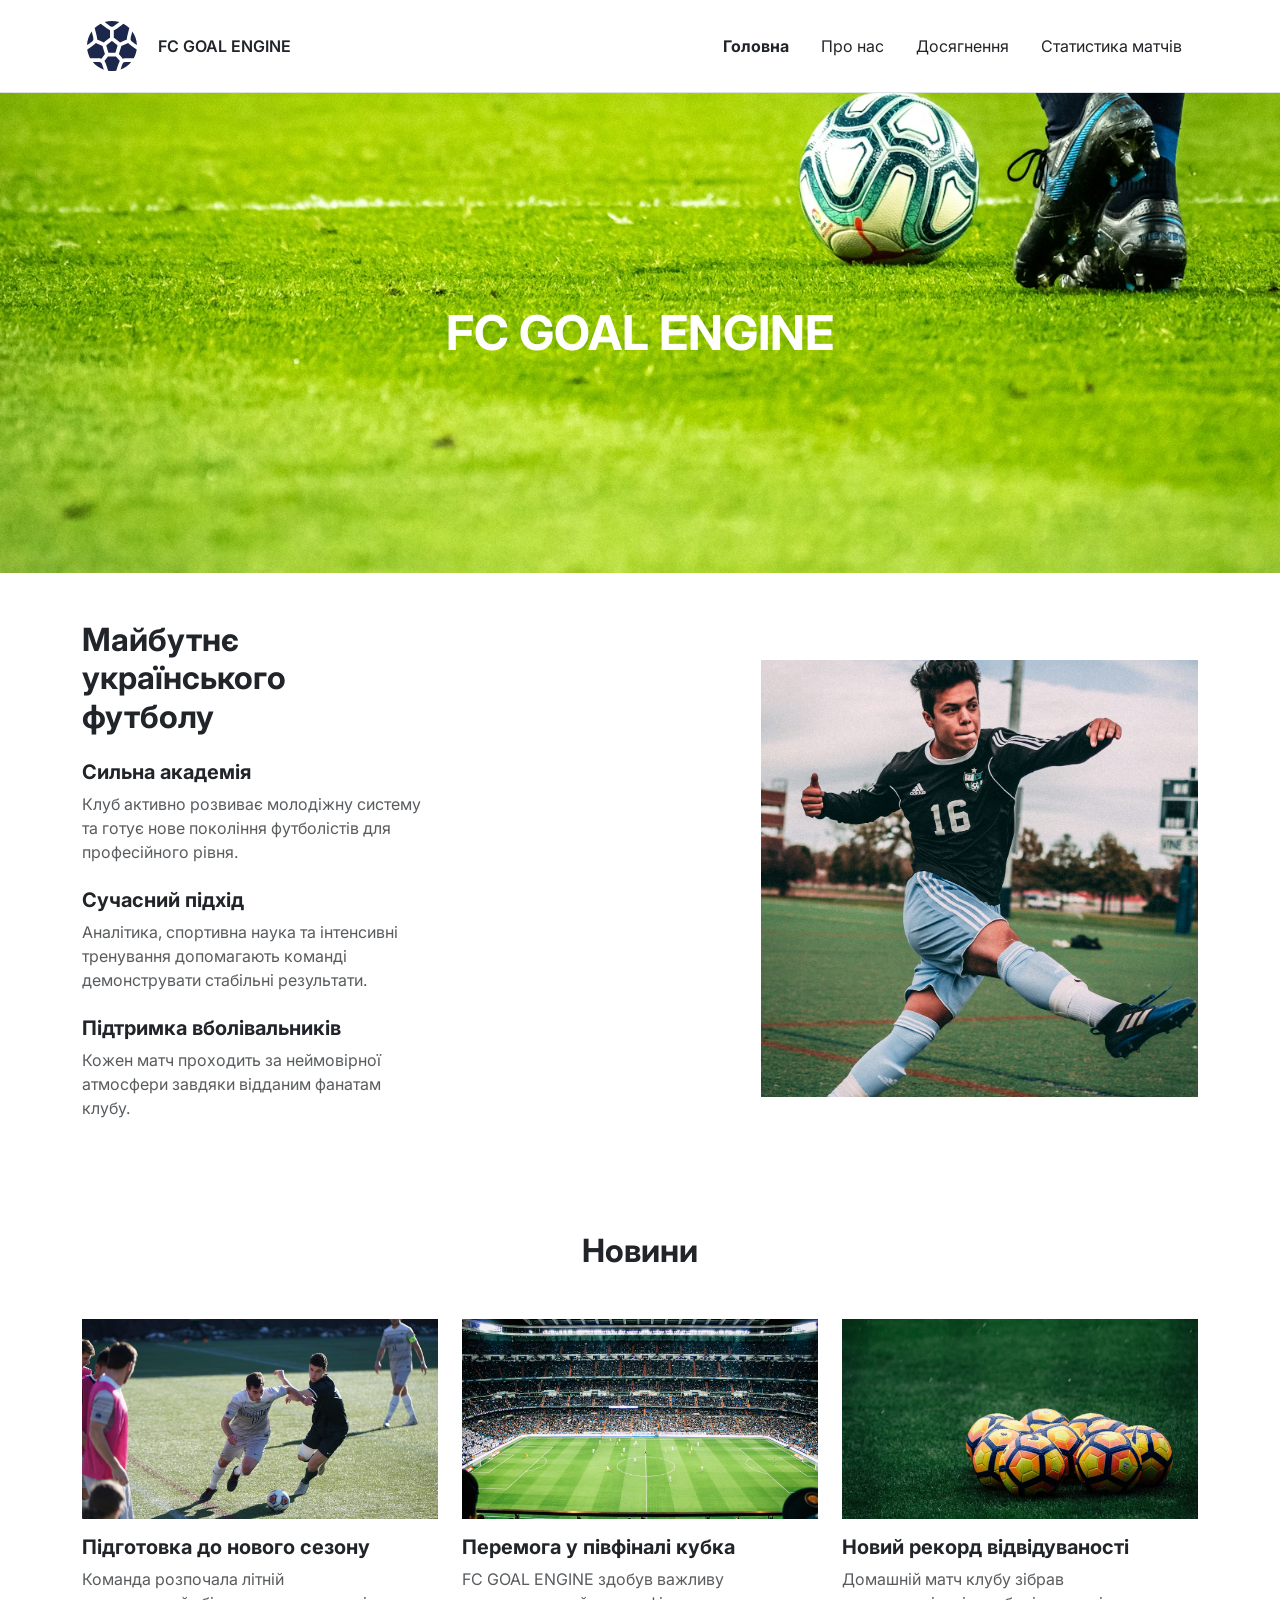
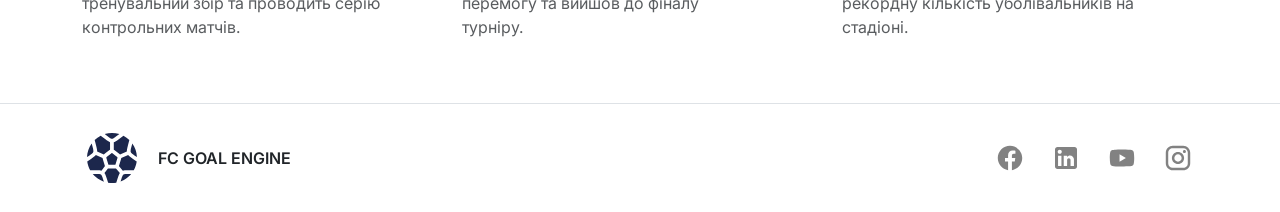
<file: index.html>
<!DOCTYPE html>
<html lang="uk">

<head>
    <meta charset="UTF-8">
    <meta name="viewport" content="width=device-width, initial-scale=1.0">
    <meta name="description"
        content="Офіційний сайт футбольного клубу FC GOAL ENGINE. Головна сторінка з останніми новинами.">
    <title>Головна | FC GOAL ENGINE</title>

    <link rel="icon" type="image/png" href="./img/favicon.png">

    <link href="https://cdn.jsdelivr.net/npm/bootstrap@5.3.0/dist/css/bootstrap.min.css" rel="stylesheet">

    <link href="https://fonts.googleapis.com/css2?family=Inter:ital,opsz,wght@0,14..32,100..900&display=swap"
        rel="stylesheet">

    <link rel="stylesheet" href="style.css">
</head>

<body>

    <header class="border-bottom py-3">
        <div class="container d-flex flex-wrap justify-content-between align-items-center">
            <a href="index.html" class="d-flex align-items-center text-dark text-decoration-none">
                <img src="./img/logo.svg" alt="logo" class="logo-sm me-2">
                <span class="logo-title">FC GOAL ENGINE</span>
            </a>

            <ul class="nav nav-pills">
                <li class="nav-item"><a href="index.html" class="nav-link text-dark fw-bold">Головна</a></li>
                <li class="nav-item"><a href="about.html" class="nav-link text-dark">Про нас</a></li>
                <li class="nav-item"><a href="#" class="nav-link text-dark">Досягнення</a></li>
                <li class="nav-item"><a href="stats.html" class="nav-link text-dark">Статистика матчів</a></li>
            </ul>
        </div>
    </header>

    <main>
        <h1 class="visually-hidden">Головна сторінка футбольного клубу FC GOAL ENGINE</h1>

        <section class="bg-light text-center">
            <h2 class="visually-hidden">Головний банер клубу</h2>

            <div class="hero-img mx-auto">
                <img src="./img/1.avif" alt="Футбольний стадіон">
                <span class="hero-title text-white">FC GOAL ENGINE</span>
            </div>
        </section>

        <section class="container py-5">
            <div class="row align-items-center gx-5">
                <div class="col-lg-5 col-xl-4 mb-4 mb-lg-0">
                    <h2 class="fw-bold mb-4">Майбутнє українського футболу</h2>

                    <div class="mb-4">
                        <h3 class="h5 fw-bold">Сильна академія</h3>
                        <p class="text-muted text-narrow">
                            Клуб активно розвиває молодіжну систему та готує нове покоління футболістів для професійного
                            рівня.
                        </p>
                    </div>

                    <div class="mb-4">
                        <h3 class="h5 fw-bold">Сучасний підхід</h3>
                        <p class="text-muted text-narrow">
                            Аналітика, спортивна наука та інтенсивні тренування допомагають команді демонструвати
                            стабільні результати.
                        </p>
                    </div>

                    <div>
                        <h3 class="h5 fw-bold">Підтримка вболівальників</h3>
                        <p class="text-muted text-narrow">
                            Кожен матч проходить за неймовірної атмосфери завдяки відданим фанатам клубу.
                        </p>
                    </div>
                </div>

                <div class="col-lg-7 col-xl-5 ms-auto">
                    <div class="section-img">
                        <img src="./img/2.avif" alt="Команда перед матчем">
                    </div>
                </div>
            </div>
        </section>

        <section class="container py-5">
            <h2 class="text-center fw-bold mb-5">Новини</h2>

            <div class="row g-4">

                <div class="col-md-6 col-lg-4">
                    <img src="./img/3.avif" class="card-img mb-3" alt="Тренування команди">

                    <h3 class="h5 fw-bold">Підготовка до нового сезону</h3>

                    <p class="text-muted text-card">
                        Команда розпочала літній тренувальний збір та проводить серію контрольних матчів.
                    </p>
                </div>

                <div class="col-md-6 col-lg-4">
                    <img src="./img/4.avif" class="card-img mb-3" alt="Футбольний матч">

                    <h3 class="h5 fw-bold">Перемога у півфіналі кубка</h3>

                    <p class="text-muted text-card">
                        FC GOAL ENGINE здобув важливу перемогу та вийшов до фіналу турніру.
                    </p>
                </div>

                <div class="col-md-6 col-lg-4">
                    <img src="./img/5.avif" class="card-img mb-3" alt="Тренування футболістів">

                    <h3 class="h5 fw-bold">Новий рекорд відвідуваності</h3>

                    <p class="text-muted text-card">
                        Домашній матч клубу зібрав рекордну кількість уболівальників на стадіоні.
                    </p>
                </div>

            </div>
        </section>

    </main>

    <footer class="py-4 mt-auto border-top">
        <div class="container d-flex justify-content-between align-items-center">
            <div class="d-flex align-items-center">
                <img src="./img/logo.svg" alt="logo" class="logo-sm me-2">
                <span class="logo-title">FC GOAL ENGINE</span>
            </div>

            <ul class="nav list-unstyled d-flex">
                <li class="ms-3"><a href="#"><img src="./img/facebook_icon.svg" class="footer-icon" alt=""></a></li>
                <li class="ms-3"><a href="#"><img src="./img/linkedin_icon.svg" class="footer-icon" alt=""></a></li>
                <li class="ms-3"><a href="#"><img src="./img/youtube_icon.svg" class="footer-icon" alt=""></a></li>
                <li class="ms-3"><a href="#"><img src="./img/instagram_icon.svg" class="footer-icon" alt=""></a></li>
            </ul>
        </div>
    </footer>

    <script src="https://cdn.jsdelivr.net/npm/bootstrap@5.3.0/dist/js/bootstrap.bundle.min.js"></script>
</body>

</html>
</file>
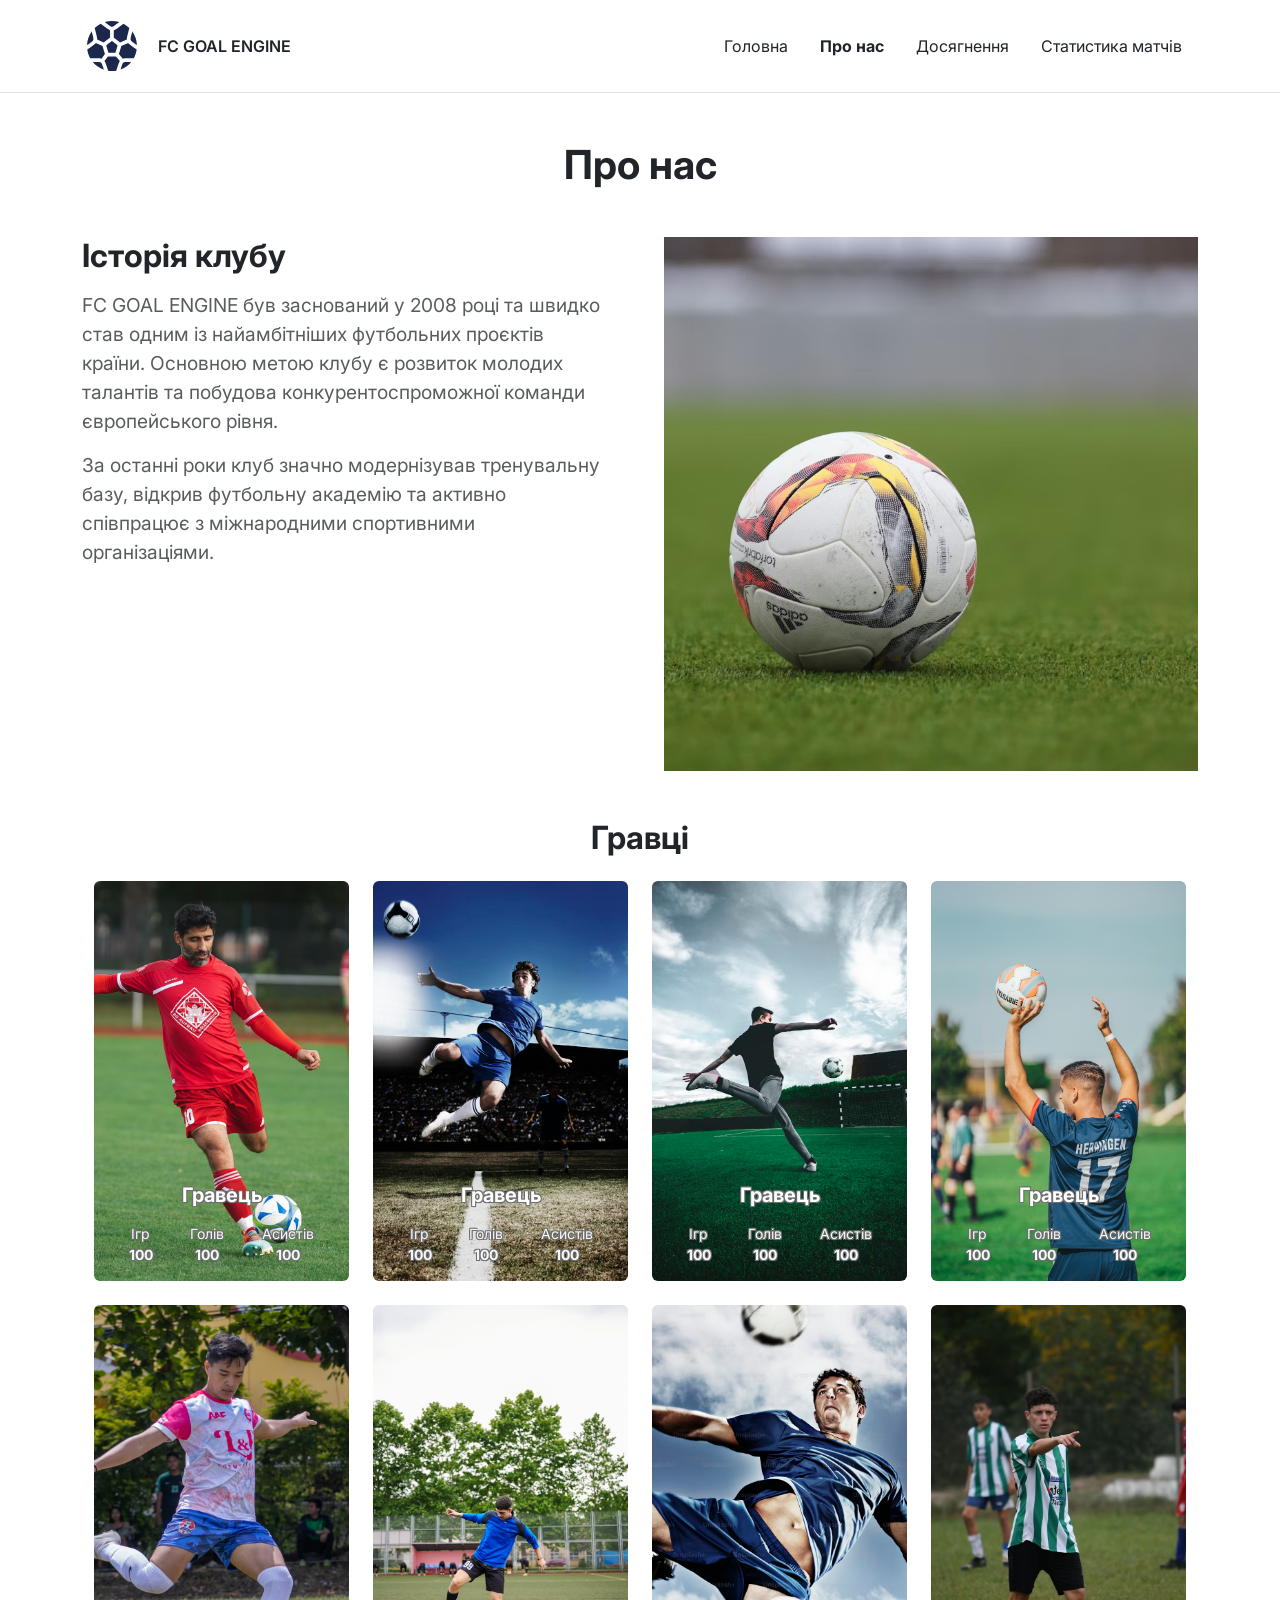
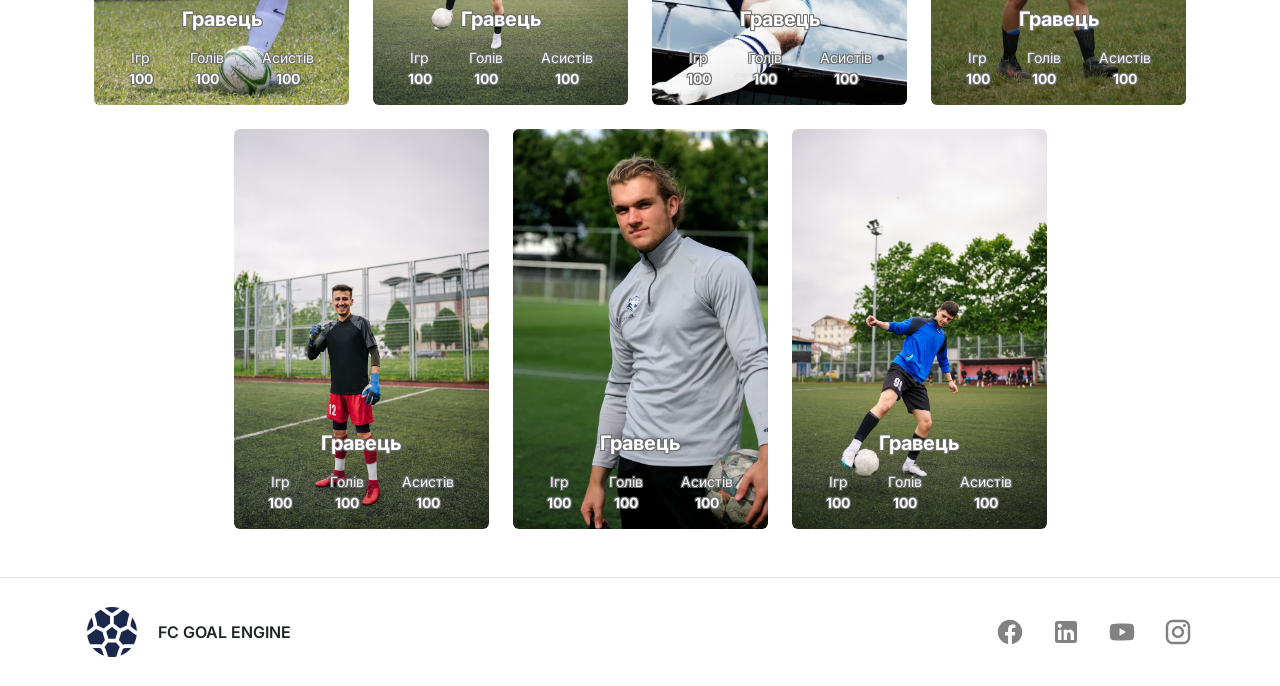
<file: about.html>
<!DOCTYPE html>
<html lang="uk">

<head>
    <meta charset="UTF-8">
    <meta name="viewport" content="width=device-width, initial-scale=1.0">
    <meta name="description" content="Інформація про футбольний клуб FC GOAL ENGINE та склад команди.">
    <title>Про нас | FC GOAL ENGINE</title>

    <link rel="icon" type="image/png" href="./img/favicon.png">

    <link href="https://cdn.jsdelivr.net/npm/bootstrap@5.3.0/dist/css/bootstrap.min.css" rel="stylesheet">

    <link href="https://fonts.googleapis.com/css2?family=Inter:ital,opsz,wght@0,14..32,100..900&display=swap"
        rel="stylesheet">

    <link rel="stylesheet" href="style.css">
</head>

<body>

    <header class="border-bottom py-3">
        <div class="container d-flex justify-content-between align-items-center">
            <a href="index.html" class="d-flex align-items-center text-dark text-decoration-none">
                <img src="./img/logo.svg" alt="logo" class="logo-sm me-2">
                <span class="logo-title">FC GOAL ENGINE</span>
            </a>

            <ul class="nav nav-pills">
                <li class="nav-item"><a href="index.html" class="nav-link text-dark">Головна</a></li>
                <li class="nav-item"><a href="about.html" class="nav-link text-dark fw-bold">Про нас</a></li>
                <li class="nav-item"><a href="#" class="nav-link text-dark">Досягнення</a></li>
                <li class="nav-item"><a href="stats.html" class="nav-link text-dark">Статистика матчів</a></li>
            </ul>
        </div>
    </header>

    <main class="container py-5">
        <h1 class="text-center fw-bold mb-5">Про нас</h1>

        <section class="row align-items-start gx-5 mb-5">
            <div class="col-lg-5 col-xl-6 mb-4 mb-lg-0">
                <h2 class="fw-bold mb-3">Історія клубу</h2>

                <p class="text-muted text-medium">
                    FC GOAL ENGINE був заснований у 2008 році та швидко став одним із найамбітніших футбольних
                    проєктів країни.
                    Основною метою клубу є розвиток молодих талантів та побудова конкурентоспроможної команди
                    європейського рівня.
                </p>

                <p class="text-muted text-medium">
                    За останні роки клуб значно модернізував тренувальну базу, відкрив футбольну академію та активно
                    співпрацює
                    з міжнародними спортивними організаціями.
                </p>
            </div>

            <div class="col-lg-7 col-xl-6 ms-auto">
                <div class="section-img">
                    <img src="./img/6.avif"
                        alt="Стадіон клубу">
                </div>
            </div>
        </section>

        <section>
            <h2 class="text-center fw-bold mb-4">Гравці</h2>

            <div class="players-grid">

                <div class="player-item">
                    <div class="card player-card border-0 text-center p-3" style="background-image:url(./img/p1.avif)">
                        <div class="player-content outlined-text">
                            <h3 class="h5 fw-bold">Гравець</h3>
                            <div class="d-flex justify-content-around text-muted small mt-3">
                                <div class="text-light">Ігр<div class="fw-bold">100</div>
                                </div>
                                <div class="text-light">Голів<div class="fw-bold">100</div>
                                </div>
                                <div class="text-light">Асистів<div class="fw-bold">100</div>
                                </div>
                            </div>
                        </div>
                    </div>
                </div>

                <div class="player-item">
                    <div class="card player-card border-0 text-center p-3" style="background-image:url(./img/p2.avif)">
                        <div class="player-content outlined-text">
                            <h3 class="h5 fw-bold">Гравець</h3>
                            <div class="d-flex justify-content-around text-muted small mt-3">
                                <div class="text-light">Ігр<div class="fw-bold">100</div>
                                </div>
                                <div class="text-light">Голів<div class="fw-bold">100</div>
                                </div>
                                <div class="text-light">Асистів<div class="fw-bold">100</div>
                                </div>
                            </div>
                        </div>
                    </div>
                </div>

                <div class="player-item">
                    <div class="card player-card border-0 text-center p-3" style="background-image:url(./img/p3.avif)">
                        <div class="player-content outlined-text">
                            <h3 class="h5 fw-bold">Гравець</h3>
                            <div class="d-flex justify-content-around text-muted small mt-3">
                                <div class="text-light">Ігр<div class="fw-bold">100</div>
                                </div>
                                <div class="text-light">Голів<div class="fw-bold">100</div>
                                </div>
                                <div class="text-light">Асистів<div class="fw-bold">100</div>
                                </div>
                            </div>
                        </div>
                    </div>
                </div>

                <div class="player-item">
                    <div class="card player-card border-0 text-center p-3" style="background-image:url(./img/p4.avif)">
                        <div class="player-content outlined-text">
                            <h3 class="h5 fw-bold">Гравець</h3>
                            <div class="d-flex justify-content-around text-muted small mt-3">
                                <div class="text-light">Ігр<div class="fw-bold">100</div>
                                </div>
                                <div class="text-light">Голів<div class="fw-bold">100</div>
                                </div>
                                <div class="text-light">Асистів<div class="fw-bold">100</div>
                                </div>
                            </div>
                        </div>
                    </div>
                </div>

                <div class="player-item">
                    <div class="card player-card border-0 text-center p-3" style="background-image:url(./img/p5.avif)">
                        <div class="player-content outlined-text">
                            <h3 class="h5 fw-bold">Гравець</h3>
                            <div class="d-flex justify-content-around text-muted small mt-3">
                                <div class="text-light">Ігр<div class="fw-bold">100</div>
                                </div>
                                <div class="text-light">Голів<div class="fw-bold">100</div>
                                </div>
                                <div class="text-light">Асистів<div class="fw-bold">100</div>
                                </div>
                            </div>
                        </div>
                    </div>
                </div>

                <div class="player-item">
                    <div class="card player-card border-0 text-center p-3" style="background-image:url(./img/p6.avif)">
                        <div class="player-content outlined-text">
                            <h3 class="h5 fw-bold">Гравець</h3>
                            <div class="d-flex justify-content-around text-muted small mt-3">
                                <div class="text-light">Ігр<div class="fw-bold">100</div>
                                </div>
                                <div class="text-light">Голів<div class="fw-bold">100</div>
                                </div>
                                <div class="text-light">Асистів<div class="fw-bold">100</div>
                                </div>
                            </div>
                        </div>
                    </div>
                </div>

                <div class="player-item">
                    <div class="card player-card border-0 text-center p-3" style="background-image:url(./img/p7.avif)">
                        <div class="player-content outlined-text">
                            <h3 class="h5 fw-bold">Гравець</h3>
                            <div class="d-flex justify-content-around text-muted small mt-3">
                                <div class="text-light">Ігр<div class="fw-bold">100</div>
                                </div>
                                <div class="text-light">Голів<div class="fw-bold">100</div>
                                </div>
                                <div class="text-light">Асистів<div class="fw-bold">100</div>
                                </div>
                            </div>
                        </div>
                    </div>
                </div>

                <div class="player-item">
                    <div class="card player-card border-0 text-center p-3" style="background-image:url(./img/p8.avif)">
                        <div class="player-content outlined-text">
                            <h3 class="h5 fw-bold">Гравець</h3>
                            <div class="d-flex justify-content-around text-muted small mt-3">
                                <div class="text-light">Ігр<div class="fw-bold">100</div>
                                </div>
                                <div class="text-light">Голів<div class="fw-bold">100</div>
                                </div>
                                <div class="text-light">Асистів<div class="fw-bold">100</div>
                                </div>
                            </div>
                        </div>
                    </div>
                </div>

                <div class="player-item">
                    <div class="card player-card border-0 text-center p-3" style="background-image:url(./img/p9.avif)">
                        <div class="player-content outlined-text">
                            <h3 class="h5 fw-bold">Гравець</h3>
                            <div class="d-flex justify-content-around text-muted small mt-3">
                                <div class="text-light">Ігр<div class="fw-bold">100</div>
                                </div>
                                <div class="text-light">Голів<div class="fw-bold">100</div>
                                </div>
                                <div class="text-light">Асистів<div class="fw-bold">100</div>
                                </div>
                            </div>
                        </div>
                    </div>
                </div>

                <div class="player-item">
                    <div class="card player-card border-0 text-center p-3" style="background-image:url(./img/p10.avif)">
                        <div class="player-content outlined-text">
                            <h3 class="h5 fw-bold">Гравець</h3>
                            <div class="d-flex justify-content-around text-muted small mt-3">
                                <div class="text-light">Ігр<div class="fw-bold">100</div>
                                </div>
                                <div class="text-light">Голів<div class="fw-bold">100</div>
                                </div>
                                <div class="text-light">Асистів<div class="fw-bold">100</div>
                                </div>
                            </div>
                        </div>
                    </div>
                </div>

                <div class="player-item">
                    <div class="card player-card border-0 text-center p-3" style="background-image:url(./img/p11.avif)">
                        <div class="player-content outlined-text">
                            <h3 class="h5 fw-bold">Гравець</h3>
                            <div class="d-flex justify-content-around text-muted small mt-3">
                                <div class="text-light">Ігр<div class="fw-bold">100</div>
                                </div>
                                <div class="text-light">Голів<div class="fw-bold">100</div>
                                </div>
                                <div class="text-light">Асистів<div class="fw-bold">100</div>
                                </div>
                            </div>
                        </div>
                    </div>
                </div>

            </div>
        </section>
    </main>

    <footer class="py-4 mt-auto border-top">
        <div class="container d-flex justify-content-between align-items-center">
            <div class="d-flex align-items-center">
                <img src="./img/logo.svg" alt="logo" class="logo-sm me-2">
                <span class="logo-title">FC GOAL ENGINE</span>
            </div>

            <ul class="nav list-unstyled d-flex">
                <li class="ms-3"><img src="./img/facebook_icon.svg" class="footer-icon" alt=""></li>
                <li class="ms-3"><img src="./img/linkedin_icon.svg" class="footer-icon" alt=""></li>
                <li class="ms-3"><img src="./img/youtube_icon.svg" class="footer-icon" alt=""></li>
                <li class="ms-3"><img src="./img/instagram_icon.svg" class="footer-icon" alt=""></li>
            </ul>
        </div>
    </footer>

    <script src="https://cdn.jsdelivr.net/npm/bootstrap@5.3.0/dist/js/bootstrap.bundle.min.js"></script>
</body>

</html>
</file>
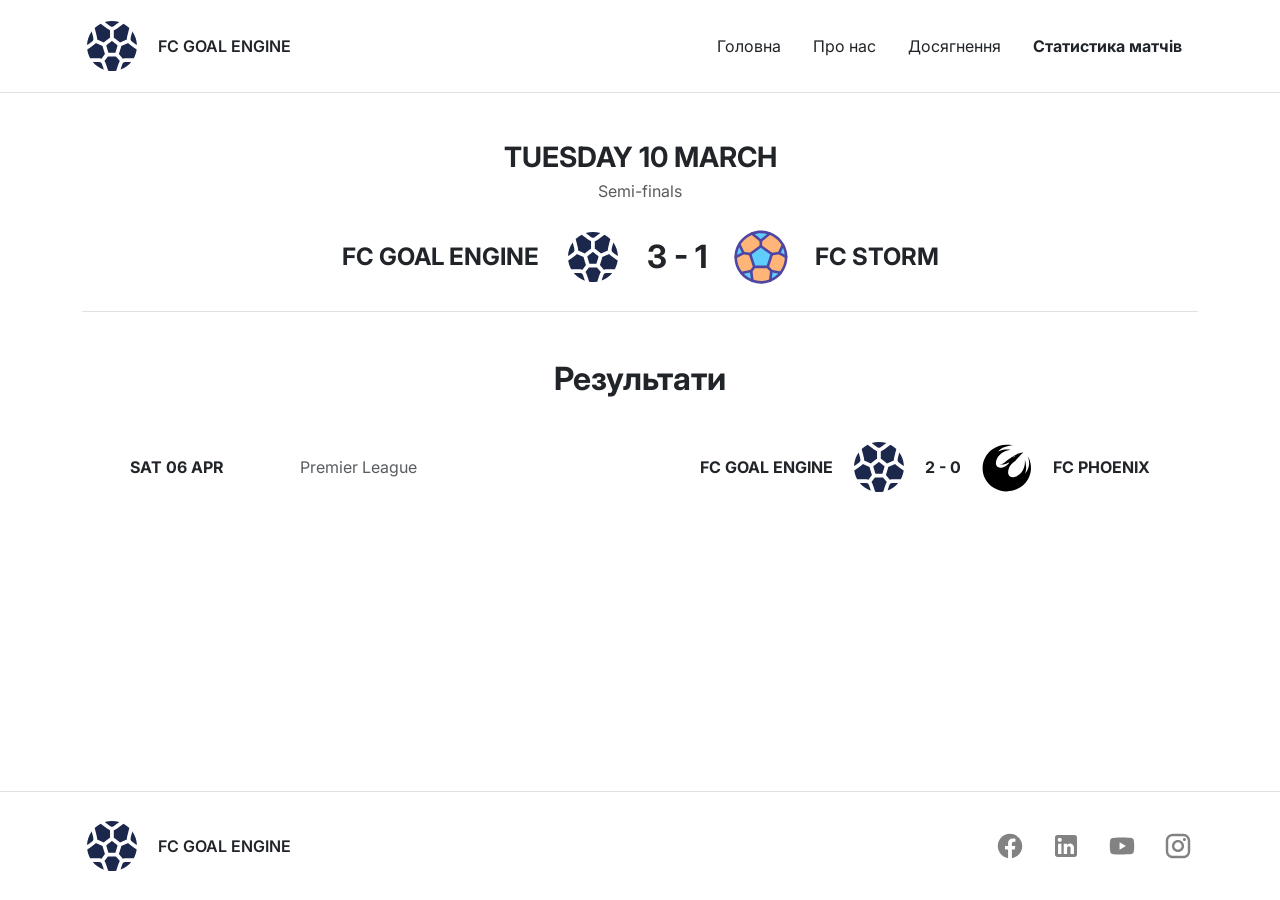
<file: stats.html>
<!DOCTYPE html>
<html lang="uk">

<head>
    <meta charset="UTF-8">
    <meta name="viewport" content="width=device-width, initial-scale=1.0">
    <meta name="description" content="Результати та статистика матчів команди FC GOAL ENGINE.">
    <title>Статистика | FC GOAL ENGINE</title>

    <link rel="icon" type="image/png" href="./img/favicon.png">

    <link href="https://cdn.jsdelivr.net/npm/bootstrap@5.3.0/dist/css/bootstrap.min.css" rel="stylesheet">

    <link href="https://fonts.googleapis.com/css2?family=Inter:ital,opsz,wght@0,14..32,100..900&display=swap"
        rel="stylesheet">

    <link rel="stylesheet" href="style.css">
</head>

<body>

    <header class="border-bottom py-3">
        <div class="container d-flex justify-content-between align-items-center">
            <a href="index.html" class="d-flex align-items-center text-dark text-decoration-none">
                <img src="./img/logo.svg" alt="logo" class="logo-sm me-2">
                <span class="logo-title">FC GOAL ENGINE</span>
            </a>

            <ul class="nav nav-pills">
                <li class="nav-item"><a href="index.html" class="nav-link text-dark">Головна</a></li>
                <li class="nav-item"><a href="about.html" class="nav-link text-dark">Про нас</a></li>
                <li class="nav-item"><a href="#" class="nav-link text-dark">Досягнення</a></li>
                <li class="nav-item"><a href="stats.html" class="nav-link text-dark fw-bold">Статистика матчів</a></li>
            </ul>
        </div>
    </header>

    <main class="container py-5">

        <h1 class="visually-hidden">Статистика матчів</h1>

        <section class="text-center mb-5 pb-4 border-bottom">
            <h2 class="h3 fw-bold mb-1">TUESDAY 10 MARCH</h2>

            <p class="text-muted mb-4">Semi-finals</p>

            <div class="d-flex justify-content-center align-items-center gap-4 flex-wrap">
                <div class="fs-4 fw-bold">FC GOAL ENGINE</div>

                <img src="./img/logo.svg" class="logo-sm"
                    alt="team logo">

                <div class="fs-2 fw-bold">3 - 1</div>

                <img src="./img/l1.svg" class="logo-sm"
                    alt="team logo">

                <div class="fs-4 fw-bold">FC STORM</div>
            </div>
        </section>

        <section class="px-5">
            <h2 class="text-center fw-bold mb-4">Результати</h2>

            <div class="d-flex flex-column">
                <div class="match-row d-flex flex-wrap align-items-center justify-content-between">

                    <div class="fw-bold col-12 col-lg-2 mb-2 mb-lg-0">
                        SAT 06 APR
                    </div>

                    <div class="text-muted col-12 col-lg-2 mb-2 mb-lg-0">
                        Premier League
                    </div>

                    <div class="col-12 col-lg-8 d-flex align-items-center justify-content-lg-end gap-3">
                        <span class="fw-bold">FC GOAL ENGINE</span>

                        <img src="./img/logo.svg"
                            class="logo-sm" alt="team">

                        <span class="fw-bold">2 - 0</span>

                        <img src="./img/l2.svg"
                            class="logo-sm" alt="team">

                        <span class="fw-bold">FC PHOENIX</span>
                    </div>

                </div>

            </div>
        </section>

    </main>

    <footer class="py-4 mt-auto border-top">
        <div class="container d-flex justify-content-between align-items-center">

            <div class="d-flex align-items-center">
                <img src="./img/logo.svg" alt="logo" class="logo-sm me-2">
                <span class="logo-title">FC GOAL ENGINE</span>
            </div>

            <ul class="nav list-unstyled d-flex">
                <li class="ms-3"><img src="./img/facebook_icon.svg" class="footer-icon" alt=""></li>
                <li class="ms-3"><img src="./img/linkedin_icon.svg" class="footer-icon" alt=""></li>
                <li class="ms-3"><img src="./img/youtube_icon.svg" class="footer-icon" alt=""></li>
                <li class="ms-3"><img src="./img/instagram_icon.svg" class="footer-icon" alt=""></li>
            </ul>

        </div>
    </footer>

    <script src="https://cdn.jsdelivr.net/npm/bootstrap@5.3.0/dist/js/bootstrap.bundle.min.js"></script>
</body>

</html>
</file>
<file: style.css>
body {
    display: flex;
    flex-direction: column;
    min-height: 100vh;
    font-family: 'Inter', 'Segoe UI', Roboto, 'Helvetica Neue', Arial, sans-serif;
}

main {
    flex: 1 0 auto;
}

.img-placeholder {
    background-color: #e9ecef;
    display: flex;
    align-items: center;
    justify-content: center;
    color: #adb5bd;
    width: 100%;
    border-radius: 4px;
}

.img-placeholder svg {
    width: 30%;
    height: auto;
    opacity: 0.5;
}

.hero-img {
    height: 400px;
}

.card-img {
    height: 200px;
}

.player-img {
    height: 250px;
}

.logo-sm {
    width: 40px;
    height: 40px;
    border-radius: 5px;
}

.match-row {
    padding: 15px 0;
}

.footer-icon {
    width: 40px;
    height: 40px;
}

body {
    font-family: 'Inter', sans-serif;
}

.logo-sm {
    width: 60px;
    height: 60px;
    object-fit: cover;
}

.hero-img {
    position: relative;
    max-width: 100%;
    height: 480px;
}

.hero-img img {
    width: 100%;
    height: 100%;
    object-fit: cover;
}

.hero-title {
    position: absolute;
    inset: 0;
    display: flex;
    align-items: center;
    justify-content: center;
    font-size: 3rem;
    font-weight: bold;
}

.section-img {
    width: 100%;
    aspect-ratio: 1 / 1;
}

.section-img img {
    width: 100%;
    height: 100%;
    object-fit: cover;
}

.card-img {
    width: 100%;
    aspect-ratio: 4 / 3;
    object-fit: cover;
}

.text-narrow {
    max-width: 350px;
}

.text-card {
    max-width: 300px;
}

.footer-icon {
    width: 40px;
    height: 40px;
}

.logo-title {
    padding-left: 8px;
    font-weight: 600;
}

.text-medium {
    max-width: 520px;
    font-size: 1.2rem;
}

.player-card {
    background-size: cover;
    background-position: center;
    min-height: 400px;
    position: relative;
    overflow: hidden;
    justify-content: flex-end;
}

.players-grid {
    display: flex;
    flex-wrap: wrap;
    justify-content: center;
    gap: 1.5rem;
}

.player-item {
    flex: 0 0 calc(25% - 1.5rem);
    min-width: 200px;
}

.player-content {
    color: white;
}

.outlined-text {
  color: white;
  text-shadow:
    -1px -1px 0 rgb(110, 110, 110),
     1px -1px 0 rgb(110, 110, 110),
    -1px  1px 0 rgb(110, 110, 110),
     1px  1px 0 rgb(110, 110, 110);
}
</file>
